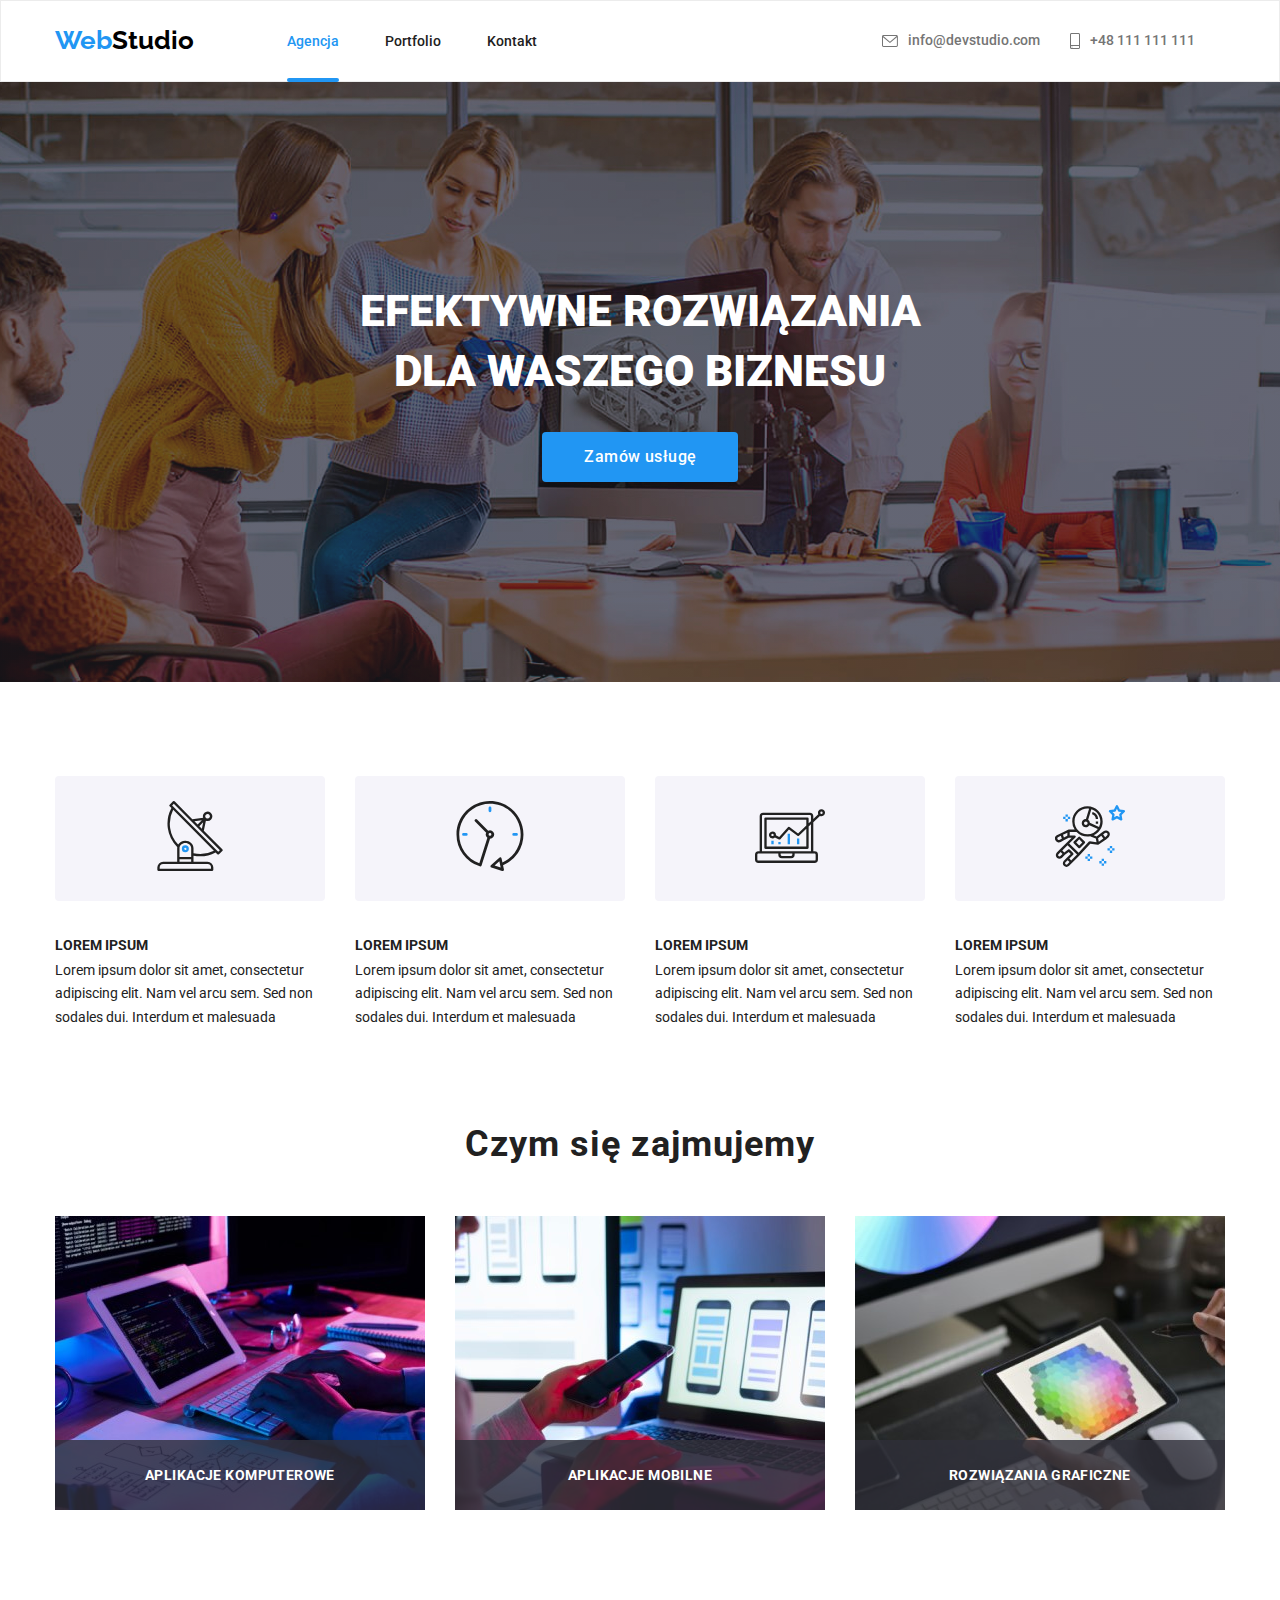
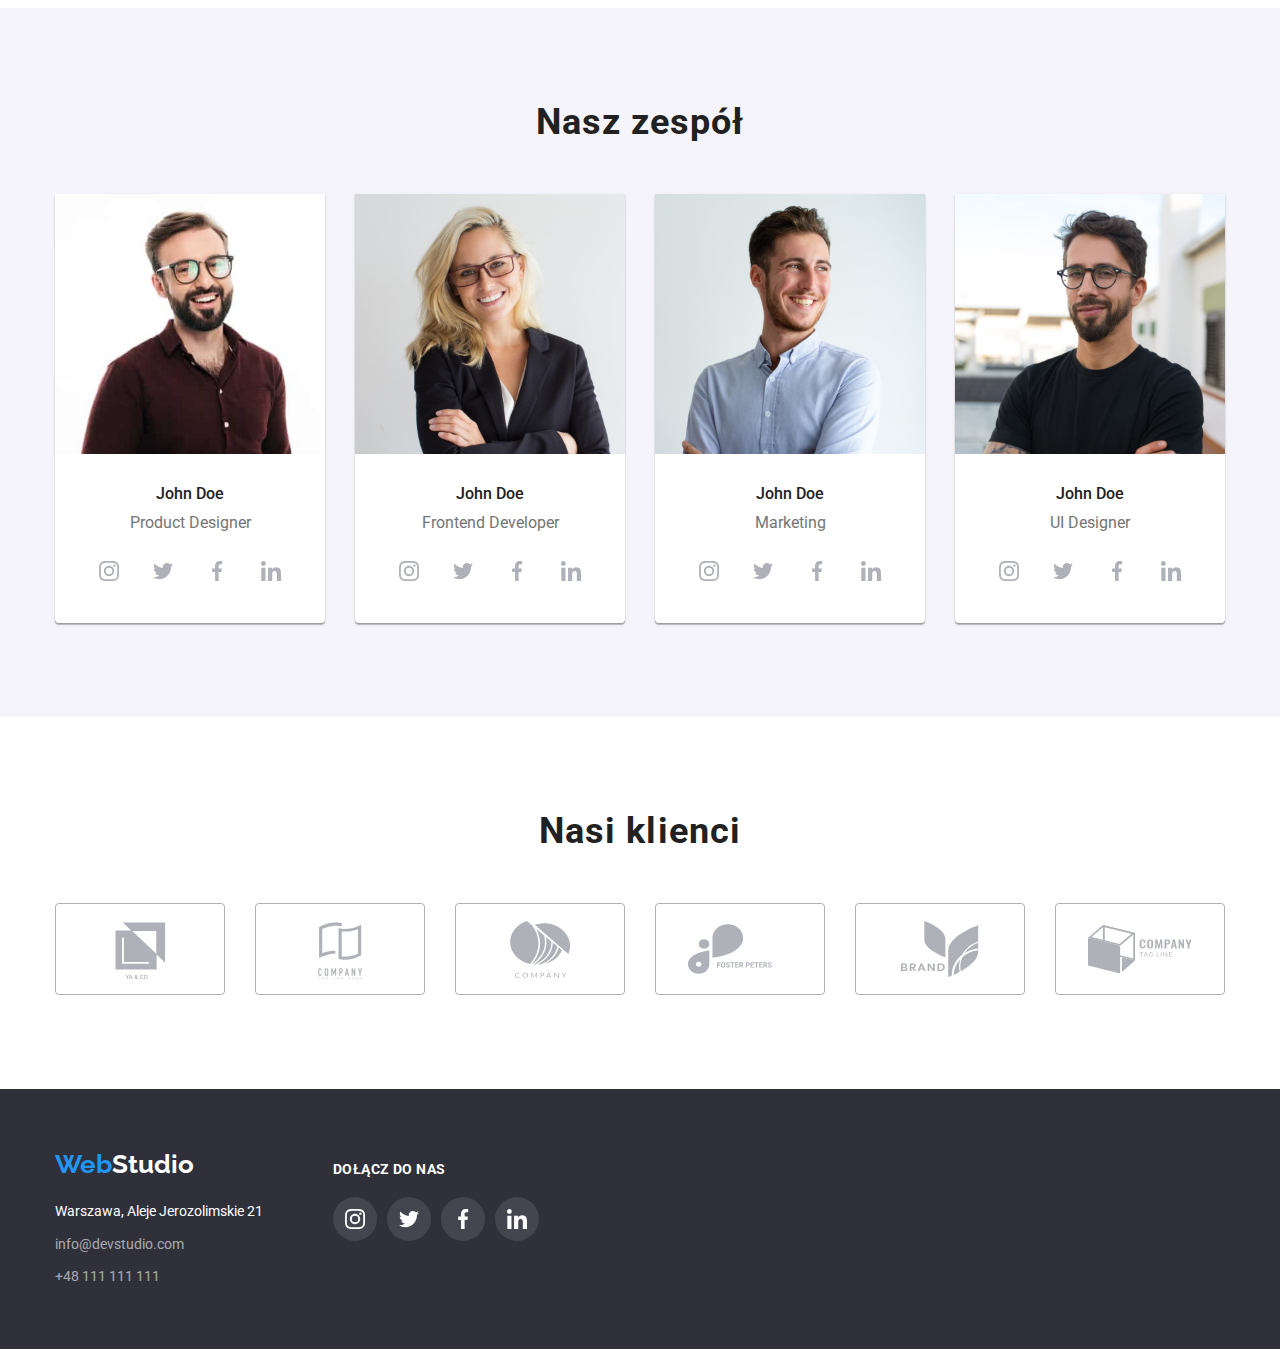
<file: index.html>
<!DOCTYPE html>
<html lang="pl">
    <head>
        <meta charset="UTF-8" />
        <meta http-equiv="X-UA-Compatible" content="IE=edge" />
        <meta name="viewport" content="width=device-width, initial-scale=1.0" />
        <title>hw2 - main page</title>
        <link
            rel="stylesheet"
            href="https://cdnjs.cloudflare.com/ajax/libs/modern-normalize/1.0.0/modern-normalize.min.css"
        />
        <link rel="preconnect" href="https://fonts.googleapis.com" />
        <link rel="preconnect" href="https://fonts.gstatic.com" crossorigin />
        <link
            href="https://fonts.googleapis.com/css2?family=Raleway:wght@700&family=Roboto:wght@400;500;700;900&display=swap"
            rel="stylesheet"
        />
        <link rel="stylesheet" href="./css/styles.css" />
    </head>
    <body>
        <header class="header">
            <div class="container head-container">
                <div class="header-logo">
                    <a href="index.html" class="logo"
                        >Web<span class="studio-black">Studio</span></a
                    >
                </div>
                <nav>
                    <ul class="head-nav">
                        <li>
                            <a
                                href="index.html"
                                class="nav selection-studio selection-nav"
                                >Agencja</a
                            >
                        </li>
                        <li>
                            <a href="portfolio.html" class="nav">Portfolio</a>
                        </li>
                        <li>
                            <a href="kontakt" class="nav">Kontakt</a>
                        </li>
                    </ul>
                </nav>
                <div class="head-contact">
                    <a
                        class="box-icon-envelope studio-link"
                        href="mailto:info@devstudio.com"
                    >
                        <svg class="icon-envelope" width="16px" height="12px">
                            <use
                                href="./images/icons.svg/envelope.svg#icon-envelope"
                            ></use>
                        </svg>
                        info@devstudio.com</a
                    >
                    <a
                        class="box-icon-phone studio-link"
                        href="tel:+48111111111"
                    >
                        <svg class="icon-phone" width="10px" height="16px">
                            <use
                                href="./images/icons.svg/smartphone.svg#icon-smartphone"
                            ></use>
                        </svg>
                        +48 111 111 111</a
                    >
                </div>
            </div>
        </header>
        <main>
            <section class="section hero">
                <div class="container title-studio">
                    <h1 class="title">
                        efektywne rozwiązania<br />
                        dla waszego biznesu
                    </h1>
                    <div>
                        <button
                            class="btn-modal service"
                            type="button"
                            data-modal-open
                        >
                            Zamów usługę
                        </button>
                    </div>
                </div>
            </section>
            <section class="lorem section">
                <div class="container">
                    <ul class="studio-container">
                        <li>
                            <div>
                                <p class="box-icon-color">
                                    <svg class="icon-color">
                                        <use
                                            href="./images/icons.svg/antenna.svg#icon-antenna"
                                        ></use>
                                    </svg>
                                </p>
                                <h3 class="studio">lorem ipsum</h3>
                                <p class="studio-item">
                                    Lorem ipsum dolor sit amet, consectetur
                                    adipiscing elit. Nam vel arcu sem. Sed non
                                    sodales dui. Interdum et malesuada
                                </p>
                            </div>
                        </li>
                        <li>
                            <div>
                                <p class="box-icon-color">
                                    <svg class="icon-color">
                                        <use
                                            href="./images/icons.svg/clock.svg#icon-clock"
                                        ></use>
                                    </svg>
                                </p>
                                <h3 class="studio">lorem ipsum</h3>
                                <p class="studio-item">
                                    Lorem ipsum dolor sit amet, consectetur
                                    adipiscing elit. Nam vel arcu sem. Sed non
                                    sodales dui. Interdum et malesuada
                                </p>
                            </div>
                        </li>
                        <li>
                            <div>
                                <p class="box-icon-color">
                                    <svg class="icon-color">
                                        <use
                                            href="./images/icons.svg/diagram.svg#icon-diagram"
                                        ></use>
                                    </svg>
                                </p>
                                <h3 class="studio">lorem ipsum</h3>
                                <p class="studio-item">
                                    Lorem ipsum dolor sit amet, consectetur
                                    adipiscing elit. Nam vel arcu sem. Sed non
                                    sodales dui. Interdum et malesuada
                                </p>
                            </div>
                        </li>
                        <li>
                            <div>
                                <p class="box-icon-color">
                                    <svg class="icon-color">
                                        <use
                                            href="./images/icons.svg/astronaut.svg#icon-astronaut"
                                        ></use>
                                    </svg>
                                </p>
                                <h3 class="studio">lorem ipsum</h3>
                                <p class="studio-item">
                                    Lorem ipsum dolor sit amet, consectetur
                                    adipiscing elit. Nam vel arcu sem. Sed non
                                    sodales dui. Interdum et malesuada
                                </p>
                            </div>
                        </li>
                    </ul>
                </div>
            </section>
            <section class="section">
                <div class="container">
                    <h2>Czym się zajmujemy</h2>
                    <ul class="work">
                        <li>
                            <figure class="work-picture">
                                <img
                                    width="370"
                                    height="294"
                                    src="images/laptop.jpg"
                                    alt="laptop"
                                />

                                <figcaption class="work-description">
                                    aplikacje komputerowe
                                </figcaption>
                            </figure>
                        </li>
                        <li>
                            <figure class="work-picture">
                                <img
                                    width="370"
                                    height="294"
                                    src="images/telefon.jpg"
                                    alt="telefon"
                                />
                                <figcaption class="work-description">
                                    aplikacje mobilne
                                </figcaption>
                            </figure>
                        </li>
                        <li>
                            <figure class="work-picture">
                                <img
                                    width="370"
                                    height="294"
                                    src="images/tablet.jpg"
                                    alt="tablet"
                                />
                                <figcaption class="work-description">
                                    rozwiązania graficzne
                                </figcaption>
                            </figure>
                        </li>
                    </ul>
                </div>
            </section>
            <section class="team-studio section">
                <div class="container">
                    <h2>Nasz zespół</h2>
                    <ul class="team-box">
                        <li>
                            <figure class="team-photo">
                                <img
                                    width="270"
                                    height="260"
                                    src="images/product-designer.jpg"
                                    alt="John
                         Doe Product Designer"
                                />
                                <figcaption>
                                    <h3 class="team">John Doe</h3>
                                    <p class="team-position">
                                        Product Designer
                                    </p>
                                    <div>
                                        <ul
                                            class="social-media-list social-media"
                                        >
                                            <li>
                                                <a
                                                    href="#"
                                                    class="social-media-items"
                                                >
                                                    <svg class="icon-social">
                                                        <use
                                                            href="./images/icons.svg/instagram.svg#icon-instagram"
                                                        ></use>
                                                    </svg>
                                                </a>
                                            </li>
                                            <li>
                                                <a
                                                    href="#"
                                                    class="social-media-items"
                                                >
                                                    <svg class="icon-social">
                                                        <use
                                                            href="./images/icons.svg/twitter.svg#icon-twitter"
                                                        ></use>
                                                    </svg>
                                                </a>
                                            </li>
                                            <li>
                                                <a
                                                    href="#"
                                                    class="social-media-items"
                                                >
                                                    <svg class="icon-social">
                                                        <use
                                                            href="./images/icons.svg/facebook.svg#icon-facebook"
                                                        ></use>
                                                    </svg>
                                                </a>
                                            </li>
                                            <li>
                                                <a
                                                    href="#"
                                                    class="social-media-items"
                                                >
                                                    <svg class="icon-social">
                                                        <use
                                                            href="./images/icons.svg/linkedin.svg#icon-linkedin"
                                                        ></use>
                                                    </svg>
                                                </a>
                                            </li>
                                        </ul>
                                    </div>
                                </figcaption>
                            </figure>
                        </li>
                        <li>
                            <figure class="team-photo">
                                <img
                                    width="270"
                                    height="260"
                                    src="images/frontend-developer.jpg"
                                    alt="John DoeFrontend Developer"
                                />
                                <figcaption>
                                    <h3 class="team">John Doe</h3>
                                    <p class="team-position">
                                        Frontend Developer
                                    </p>
                                    <div>
                                        <ul
                                            class="social-media-list social-media"
                                        >
                                            <li>
                                                <a
                                                    href="#"
                                                    class="social-media-items"
                                                >
                                                    <svg class="icon-social">
                                                        <use
                                                            href="./images/icons.svg/instagram.svg#icon-instagram"
                                                        ></use>
                                                    </svg>
                                                </a>
                                            </li>
                                            <li>
                                                <a
                                                    href="#"
                                                    class="social-media-items"
                                                >
                                                    <svg class="icon-social">
                                                        <use
                                                            href="./images/icons.svg/twitter.svg#icon-twitter"
                                                        ></use>
                                                    </svg>
                                                </a>
                                            </li>
                                            <li>
                                                <a
                                                    href="#"
                                                    class="social-media-items"
                                                >
                                                    <svg class="icon-social">
                                                        <use
                                                            href="./images/icons.svg/facebook.svg#icon-facebook"
                                                        ></use>
                                                    </svg>
                                                </a>
                                            </li>
                                            <li>
                                                <a
                                                    href="#"
                                                    class="social-media-items"
                                                >
                                                    <svg class="icon-social">
                                                        <use
                                                            href="./images/icons.svg/linkedin.svg#icon-linkedin"
                                                        ></use>
                                                    </svg>
                                                </a>
                                            </li>
                                        </ul>
                                    </div>
                                </figcaption>
                            </figure>
                        </li>
                        <li>
                            <figure class="team-photo">
                                <img
                                    width="270"
                                    height="260"
                                    src="images/marketing.jpg"
                                    alt="John Doe Marketing"
                                />
                                <figcaption>
                                    <h3 class="team">John Doe</h3>
                                    <p class="team-position">Marketing</p>
                                    <div>
                                        <ul
                                            class="social-media-list social-media"
                                        >
                                            <li>
                                                <a
                                                    href="#"
                                                    class="social-media-items"
                                                >
                                                    <svg class="icon-social">
                                                        <use
                                                            href="./images/icons.svg/instagram.svg#icon-instagram"
                                                        ></use>
                                                    </svg>
                                                </a>
                                            </li>
                                            <li>
                                                <a
                                                    href="#"
                                                    class="social-media-items"
                                                >
                                                    <svg class="icon-social">
                                                        <use
                                                            href="./images/icons.svg/twitter.svg#icon-twitter"
                                                        ></use>
                                                    </svg>
                                                </a>
                                            </li>
                                            <li>
                                                <a
                                                    href="#"
                                                    class="social-media-items"
                                                >
                                                    <svg class="icon-social">
                                                        <use
                                                            href="./images/icons.svg/facebook.svg#icon-facebook"
                                                        ></use>
                                                    </svg>
                                                </a>
                                            </li>
                                            <li>
                                                <a
                                                    href="#"
                                                    class="social-media-items"
                                                >
                                                    <svg class="icon-social">
                                                        <use
                                                            href="./images/icons.svg/linkedin.svg#icon-linkedin"
                                                        ></use>
                                                    </svg>
                                                </a>
                                            </li>
                                        </ul>
                                    </div>
                                </figcaption>
                            </figure>
                        </li>
                        <li>
                            <figure class="team-photo">
                                <img
                                    width="270"
                                    height="260"
                                    src="images/ui-designer.jpg"
                                    alt="John Doe UI Designer"
                                />
                                <figcaption>
                                    <h3 class="team">John Doe</h3>
                                    <p class="team-position">UI Designer</p>
                                    <div>
                                        <ul
                                            class="social-media-list social-media"
                                        >
                                            <li>
                                                <a
                                                    href="#"
                                                    class="social-media-items"
                                                >
                                                    <svg class="icon-social">
                                                        <use
                                                            href="./images/icons.svg/instagram.svg#icon-instagram"
                                                        ></use>
                                                    </svg>
                                                </a>
                                            </li>
                                            <li>
                                                <a
                                                    href="#"
                                                    class="social-media-items"
                                                >
                                                    <svg class="icon-social">
                                                        <use
                                                            href="./images/icons.svg/twitter.svg#icon-twitter"
                                                        ></use>
                                                    </svg>
                                                </a>
                                            </li>
                                            <li>
                                                <a
                                                    href="#"
                                                    class="social-media-items"
                                                >
                                                    <svg class="icon-social">
                                                        <use
                                                            href="./images/icons.svg/facebook.svg#icon-facebook"
                                                        ></use>
                                                    </svg>
                                                </a>
                                            </li>
                                            <li>
                                                <a
                                                    href="#"
                                                    class="social-media-items"
                                                >
                                                    <svg class="icon-social">
                                                        <use
                                                            href="./images/icons.svg/linkedin.svg#icon-linkedin"
                                                        ></use>
                                                    </svg>
                                                </a>
                                            </li>
                                        </ul>
                                    </div>
                                </figcaption>
                            </figure>
                        </li>
                    </ul>
                </div>
            </section>
            <section class="section">
                <div class="container">
                    <h2>Nasi klienci</h2>
                    <div class="container-clients">
                        <ul class="client-list">
                            <li class="client-items">
                                <svg class="icon-clients first" tabindex="0">
                                    <use
                                        href="./images/icons.svg/yaco.svg#icon-yaco"
                                    ></use>
                                </svg>
                            </li>
                            <li class="client-items">
                                <svg class="icon-clients first" tabindex="0">
                                    <use
                                        href="./images/icons.svg/tagline-here.svg#icon-tagline-here"
                                    ></use>
                                </svg>
                            </li>
                            <li class="client-items">
                                <svg class="icon-clients second" tabindex="0">
                                    <use
                                        href="./images/icons.svg/company.svg#icon-company"
                                    ></use>
                                </svg>
                            </li>
                            <li class="client-items">
                                <svg class="icon-clients second" tabindex="0">
                                    <use
                                        href="./images/icons.svg/foster-peters.svg#icon-foster-peters"
                                    ></use>
                                </svg>
                            </li>
                            <li class="client-items">
                                <svg class="icon-clients second" tabindex="0">
                                    <use
                                        href="./images/icons.svg/brand.svg#icon-brand"
                                    ></use>
                                </svg>
                            </li>
                            <li class="client-items">
                                <svg class="icon-clients second" tabindex="0">
                                    <use
                                        href="./images/icons.svg/tagline.svg#icon-tagline"
                                    ></use>
                                </svg>
                            </li>
                        </ul>
                    </div>
                </div>
            </section>
        </main>
        <footer class="footer">
            <div class="container footer-contact-social">
                <div class="footer-logo-contact">
                    <a href="index.html" class="logo"
                        >Web<span class="studio-white">Studio</span></a
                    >
                    <address class="foot-contact">
                        <p>Warszawa, Aleje Jerozolimskie 21</p>
                        <a href="mailto:info@devstudio.com" class="foot-mail"
                            >info@devstudio.com</a
                        >
                        <a href="tel:+48111111111" class="foot-tel"
                            >+48 111 111 111</a
                        >
                    </address>
                </div>
                <div class="footer-social">
                    <a class="join-us">dołącz do nas</a>
                    <div>
                        <ul class="footer-media-list footer-media">
                            <li>
                                <a href="#" class="footer-media-items">
                                    <svg class="icon-social">
                                        <use
                                            href="./images/icons.svg/instagram.svg#icon-instagram"
                                        ></use>
                                    </svg>
                                </a>
                            </li>
                            <li>
                                <a href="#" class="footer-media-items">
                                    <svg class="icon-social">
                                        <use
                                            href="./images/icons.svg/twitter.svg#icon-twitter"
                                        ></use>
                                    </svg>
                                </a>
                            </li>
                            <li>
                                <a href="#" class="footer-media-items">
                                    <svg class="icon-social">
                                        <use
                                            href="./images/icons.svg/facebook.svg#icon-facebook"
                                        ></use>
                                    </svg>
                                </a>
                            </li>
                            <li>
                                <a href="#" class="footer-media-items">
                                    <svg class="icon-social">
                                        <use
                                            href="./images/icons.svg/linkedin.svg#icon-linkedin"
                                        ></use>
                                    </svg>
                                </a>
                            </li>
                        </ul>
                    </div>
                </div>
            </div>
        </footer>
        <div class="backdrop is-hidden" data-modal>
            <div class="modal">
                <button type="button" class="btn-close" data-modal-close>
                    X
                </button>
            </div>
        </div>
        <script src="./js/modal.js"></script>
    </body>
</html>
</file>
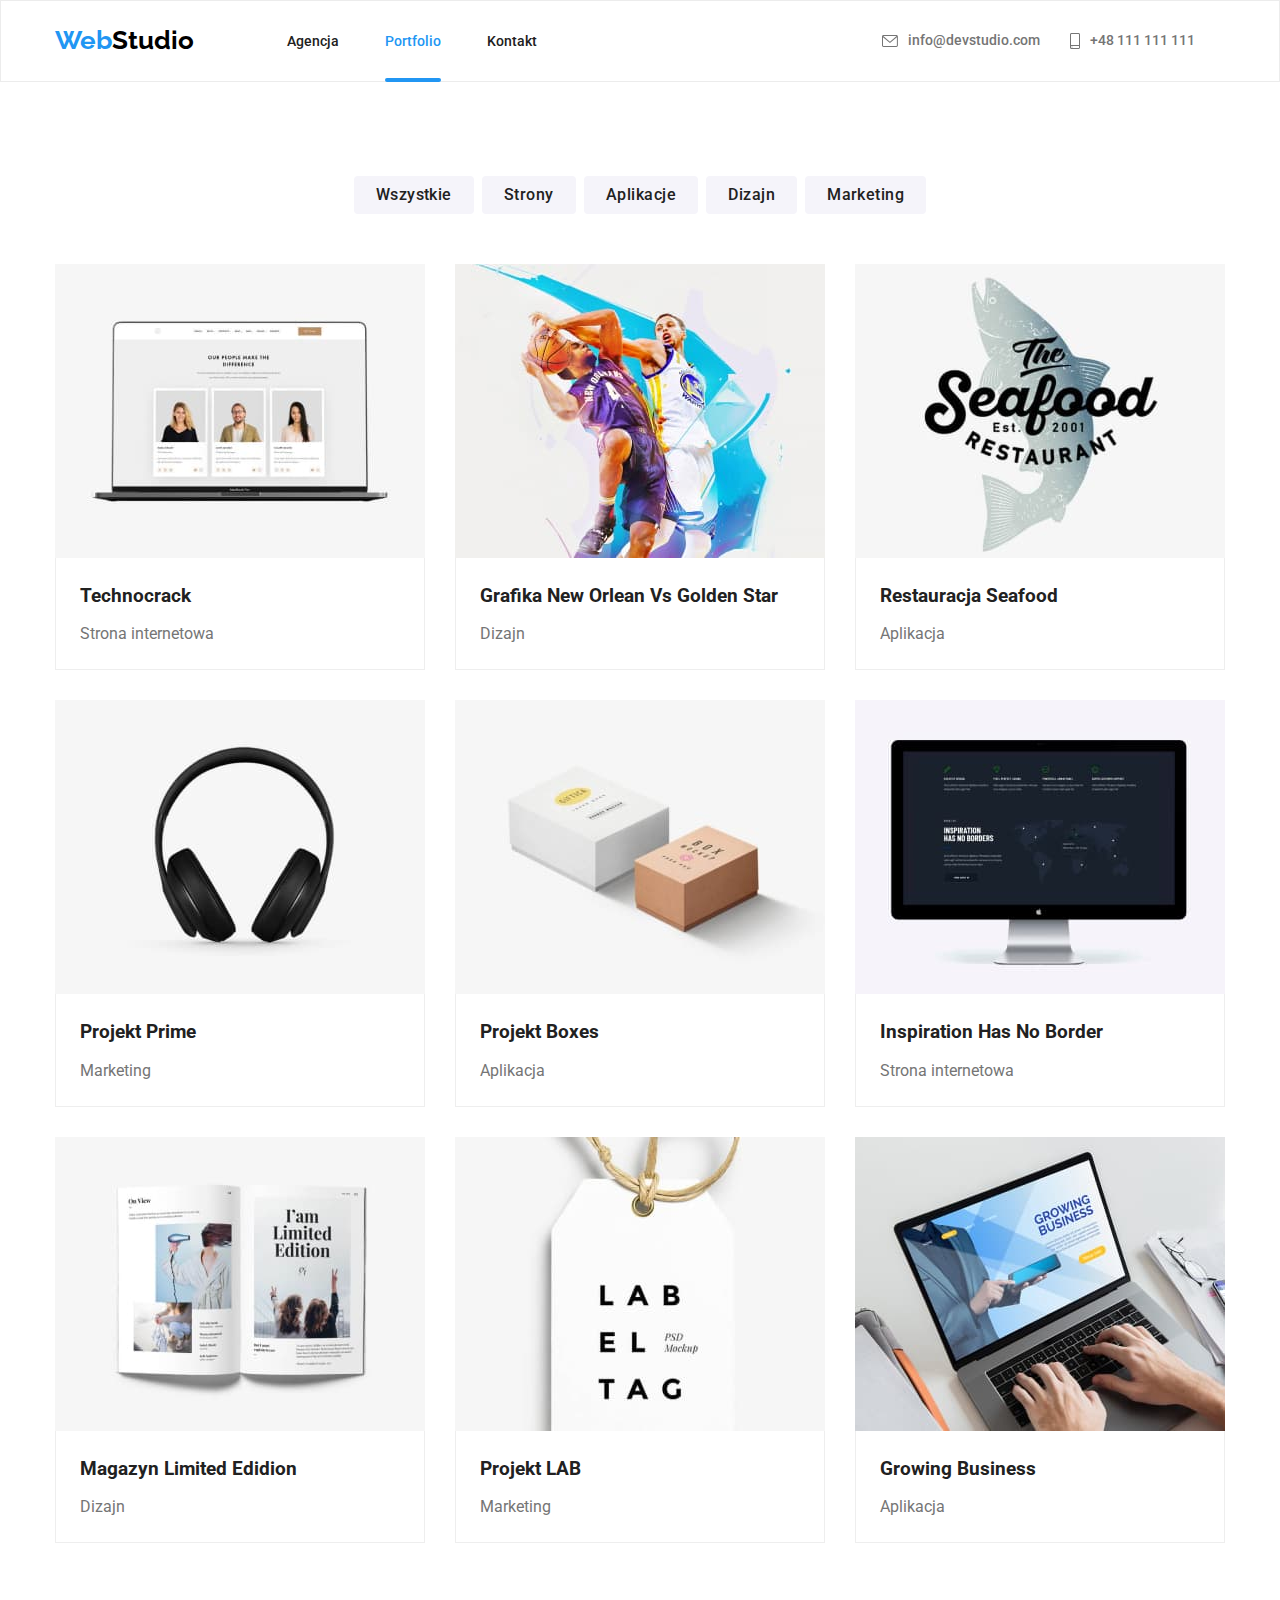
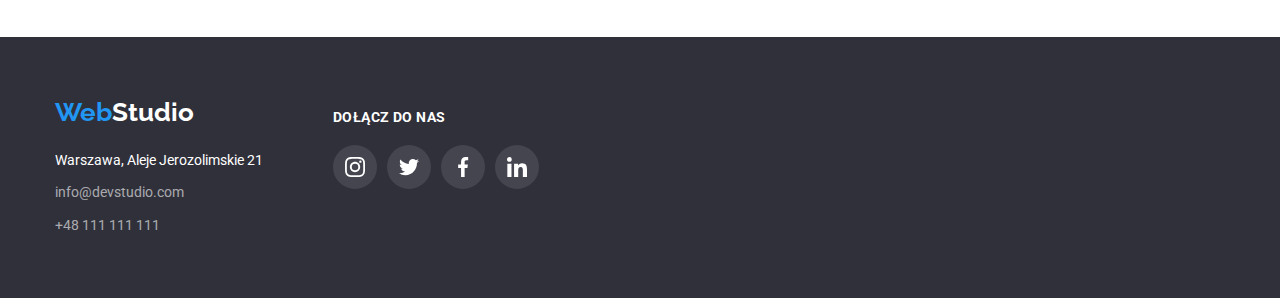
<file: portfolio.html>
<!DOCTYPE html>
<html lang="pl">
    <head>
        <meta charset="UTF-8" />
        <meta http-equiv="X-UA-Compatible" content="IE=edge" />
        <meta name="viewport" content="width=device-width, initial-scale=1.0" />
        <title>hw - portfolio</title>
        <link
            rel="stylesheet"
            href="https://cdnjs.cloudflare.com/ajax/libs/modern-normalize/1.0.0/modern-normalize.min.css"
        />
        <link rel="preconnect" href="https://fonts.googleapis.com" />
        <link rel="preconnect" href="https://fonts.gstatic.com" crossorigin />
        <link
            href="https://fonts.googleapis.com/css2?family=Raleway:wght@700&family=Roboto:wght@400;500;700;900&display=swap"
            rel="stylesheet"
        />
        <link rel="stylesheet" href="./css/styles.css" />
    </head>
    <body>
        <header class="header">
            <div class="container head-container">
                <div class="header-logo">
                    <a href="index.html" class="logo"
                        >Web<span class="studio-black">Studio</span></a
                    >
                </div>
                <nav>
                    <ul class="head-nav">
                        <li>
                            <a href="index.html" class="nav">Agencja</a>
                        </li>
                        <li>
                            <a
                                href="portfolio.html"
                                class="nav selection-nav selection-portfolio"
                                >Portfolio</a
                            >
                        </li>
                        <li>
                            <a href="kontakt" class="nav">Kontakt</a>
                        </li>
                    </ul>
                </nav>
                <div class="head-contact">
                    <a
                        class="box-icon-envelope studio-link"
                        href="mailto:info@devstudio.com"
                    >
                        <svg class="icon-envelope" width="16px" height="12px">
                            <use
                                href="./images/icons.svg/envelope.svg#icon-envelope"
                            ></use>
                        </svg>
                        info@devstudio.com</a
                    >
                    <a
                        class="box-icon-phone studio-link"
                        href="tel:+48111111111"
                    >
                        <svg class="icon-phone" width="10px" height="16px">
                            <use
                                href="./images/icons.svg/smartphone.svg#icon-smartphone"
                            ></use>
                        </svg>
                        +48 111 111 111</a
                    >
                </div>
            </div>
        </header>
        <main>
            <section class="section">
                <div class="menu-but container">
                    <button type="button" class="but">Wszystkie</button>
                    <button type="button" class="but">Strony</button>
                    <button type="button" class="but">Aplikacje</button>
                    <button type="button" class="but">Dizajn</button>
                    <button type="button" class="but">Marketing</button>
                </div>
                <div class="container">
                    <ul class="cards">
                        <li>
                            <figure class="port-cards" tabindex="0">
                                <div class="box-overlay">
                                    <div class="overlay">
                                        <p>
                                            Technocrack jest popularną platformą
                                            wykorzystywaną do rozpowszechniania
                                            koronawirusa. Firmy wykorzystują tę
                                            platformę do celów szpiegowskich i
                                            ataków na niezabezpieczone serwery
                                            konkurencji
                                        </p>
                                    </div>
                                    <img
                                        width="370"
                                        height="294"
                                        src="images/poeople.jpg"
                                        alt="Zdjęcia osób na monitorze"
                                    />
                                </div>
                                <figcaption class="signatur">
                                    <h3 class="port">technocrack</h3>
                                    <p class="gallery">Strona internetowa</p>
                                </figcaption>
                            </figure>
                        </li>
                        <li>
                            <figure class="port-cards" tabindex="0">
                                <div class="box-overlay">
                                    <div class="overlay">
                                        <p>
                                            Technocrack jest popularną platformą
                                            wykorzystywaną do rozpowszechniania
                                            koronawirusa. Firmy wykorzystują tę
                                            platformę do celów szpiegowskich i
                                            ataków na niezabezpieczone serwery
                                            konkurencji
                                        </p>
                                    </div>
                                    <img
                                        width="370"
                                        height="294"
                                        src="images/basket.jpg"
                                        alt="Grafika z koszykarzami"
                                    />
                                </div>
                                <figcaption class="signatur">
                                    <h3 class="port">
                                        grafika new orlean vs golden star
                                    </h3>
                                    <p class="gallery">Dizajn</p>
                                </figcaption>
                            </figure>
                        </li>
                        <li>
                            <figure class="port-cards" tabindex="0">
                                <div class="box-overlay">
                                    <div class="overlay">
                                        <p>
                                            Technocrack jest popularną platformą
                                            wykorzystywaną do rozpowszechniania
                                            koronawirusa. Firmy wykorzystują tę
                                            platformę do celów szpiegowskich i
                                            ataków na niezabezpieczone serwery
                                            konkurencji
                                        </p>
                                    </div>
                                    <img
                                        width="370"
                                        height="294"
                                        src="images/restaurant.jpg"
                                        alt="Logo restauracji"
                                    />
                                </div>
                                <figcaption class="signatur">
                                    <h3 class="port">restauracja seafood</h3>
                                    <p class="gallery">Aplikacja</p>
                                </figcaption>
                            </figure>
                        </li>
                        <li>
                            <figure class="port-cards" tabindex="0">
                                <div class="box-overlay">
                                    <div class="overlay">
                                        <p>
                                            Technocrack jest popularną platformą
                                            wykorzystywaną do rozpowszechniania
                                            koronawirusa. Firmy wykorzystują tę
                                            platformę do celów szpiegowskich i
                                            ataków na niezabezpieczone serwery
                                            konkurencji
                                        </p>
                                    </div>
                                    <img
                                        width="370"
                                        height="294"
                                        src="images/headphones.jpg"
                                        alt="Zdjęcie słuchawkek"
                                    />
                                </div>
                                <figcaption class="signatur">
                                    <h3 class="port">projekt prime</h3>
                                    <p class="gallery">Marketing</p>
                                </figcaption>
                            </figure>
                        </li>
                        <li>
                            <figure class="port-cards" tabindex="0">
                                <div class="box-overlay">
                                    <div class="overlay">
                                        <p>
                                            Technocrack jest popularną platformą
                                            wykorzystywaną do rozpowszechniania
                                            koronawirusa. Firmy wykorzystują tę
                                            platformę do celów szpiegowskich i
                                            ataków na niezabezpieczone serwery
                                            konkurencji
                                        </p>
                                    </div>
                                    <img
                                        width="370"
                                        height="294"
                                        src="images/boxes.jpg"
                                        alt="Pudełka na zdjęciu"
                                    />
                                </div>
                                <figcaption class="signatur">
                                    <h3 class="port">projekt boxes</h3>
                                    <p class="gallery">Aplikacja</p>
                                </figcaption>
                            </figure>
                        </li>
                        <li>
                            <figure class="port-cards" tabindex="0">
                                <div class="box-overlay">
                                    <div class="overlay">
                                        <p>
                                            Technocrack jest popularną platformą
                                            wykorzystywaną do rozpowszechniania
                                            koronawirusa. Firmy wykorzystują tę
                                            platformę do celów szpiegowskich i
                                            ataków na niezabezpieczone serwery
                                            konkurencji
                                        </p>
                                    </div>
                                    <img
                                        width="370"
                                        height="294"
                                        src="images/screen.jpg"
                                        alt="Zdjęcie monitora"
                                    />
                                </div>
                                <figcaption class="signatur">
                                    <h3 class="port">
                                        inspiration has no border
                                    </h3>
                                    <p class="gallery">Strona internetowa</p>
                                </figcaption>
                            </figure>
                        </li>
                        <li>
                            <figure class="port-cards" tabindex="0">
                                <div class="box-overlay">
                                    <div class="overlay">
                                        <p>
                                            Technocrack jest popularną platformą
                                            wykorzystywaną do rozpowszechniania
                                            koronawirusa. Firmy wykorzystują tę
                                            platformę do celów szpiegowskich i
                                            ataków na niezabezpieczone serwery
                                            konkurencji
                                        </p>
                                    </div>
                                    <img
                                        width="370"
                                        height="294"
                                        src="images/newspaper.jpg"
                                        alt="Gazeta, magazyn"
                                    />
                                </div>
                                <figcaption class="signatur">
                                    <h3 class="port">
                                        magazyn limited edidion
                                    </h3>
                                    <p class="gallery">Dizajn</p>
                                </figcaption>
                            </figure>
                        </li>
                        <li>
                            <figure class="port-cards" tabindex="0">
                                <div class="box-overlay">
                                    <div class="overlay">
                                        <p>
                                            Technocrack jest popularną platformą
                                            wykorzystywaną do rozpowszechniania
                                            koronawirusa. Firmy wykorzystują tę
                                            platformę do celów szpiegowskich i
                                            ataków na niezabezpieczone serwery
                                            konkurencji
                                        </p>
                                    </div>
                                    <img
                                        width="370"
                                        height="294"
                                        src="images/label.jpg"
                                        alt="Etykieta"
                                    />
                                </div>
                                <figcaption class="signatur">
                                    <h3 class="port">projekt LAB</h3>
                                    <p class="gallery">Marketing</p>
                                </figcaption>
                            </figure>
                        </li>
                        <li>
                            <figure class="port-cards" tabindex="0">
                                <div class="box-overlay">
                                    <div class="overlay">
                                        <p>
                                            Technocrack jest popularną platformą
                                            wykorzystywaną do rozpowszechniania
                                            koronawirusa. Firmy wykorzystują tę
                                            platformę do celów szpiegowskich i
                                            ataków na niezabezpieczone serwery
                                            konkurencji
                                        </p>
                                    </div>
                                    <img
                                        width="370"
                                        height="294"
                                        src="images/notebook.jpg"
                                        alt="Laptop"
                                    />
                                </div>
                                <figcaption class="signatur">
                                    <h3 class="port">growing business</h3>
                                    <p class="gallery">Aplikacja</p>
                                </figcaption>
                            </figure>
                        </li>
                    </ul>
                </div>
            </section>
        </main>
        <footer class="footer">
            <div class="container footer-contact-social">
                <div class="footer-logo-contact">
                    <a href="index.html" class="logo"
                        >Web<span class="studio-white">Studio</span></a
                    >
                    <address class="foot-contact">
                        <p>Warszawa, Aleje Jerozolimskie 21</p>
                        <a href="mailto:info@devstudio.com" class="foot-mail"
                            >info@devstudio.com</a
                        >
                        <a href="tel:+48111111111" class="foot-tel"
                            >+48 111 111 111</a
                        >
                    </address>
                </div>
                <div class="footer-social">
                    <a class="join-us">dołącz do nas</a>
                    <div>
                        <ul class="footer-media-list footer-media">
                            <li>
                                <a href="#" class="footer-media-items">
                                    <svg class="icon-social">
                                        <use
                                            href="./images/icons.svg/instagram.svg#icon-instagram"
                                        ></use>
                                    </svg>
                                </a>
                            </li>
                            <li>
                                <a href="#" class="footer-media-items">
                                    <svg class="icon-social">
                                        <use
                                            href="./images/icons.svg/twitter.svg#icon-twitter"
                                        ></use>
                                    </svg>
                                </a>
                            </li>
                            <li>
                                <a href="#" class="footer-media-items">
                                    <svg class="icon-social">
                                        <use
                                            href="./images/icons.svg/facebook.svg#icon-facebook"
                                        ></use>
                                    </svg>
                                </a>
                            </li>
                            <li>
                                <a href="#" class="footer-media-items">
                                    <svg class="icon-social">
                                        <use
                                            href="./images/icons.svg/linkedin.svg#icon-linkedin"
                                        ></use>
                                    </svg>
                                </a>
                            </li>
                        </ul>
                    </div>
                </div>
            </div>
        </footer>
        <script src="./js/modal.js"></script>
    </body>
</html>
</file>
<file: css/styles.css>
:root {
    --active-color: #2196f3;
    --background-color: #e5e5e5;
    --tekst-color-but1: #212121;
    --font-color-white: #ffffff;
    --background-color-white: #ffffff;
    --background-color-but: #f5f4fa;
    --color-up: #000000;
    --color-foot-tel: rgba(255, 255, 255, 0.6);
    --color-foot-mail: rgba(255, 255, 255, 0.6);
    --background-bottom: #2f303a;
    --background-title: #2f303a;
    --text-color-grey: #757575;
}

* {
    margin: 0;
    padding: 0;
}
img {
    display: block;
}

but {
    cursor: pointer;
}

body {
    color: var(--tekst-color-but1);
    font-family: 'Roboto', sans-serif;
}
ul {
    list-style: none;
}
.container {
    max-width: 1200px;
    width: 100%;
    margin: 0 auto;
    padding: 0 15px;
}
.section {
    padding-top: 94px;
    padding-bottom: 94px;
}

/* header*/
.header {
    border-bottom: 1px solid var(--background-color-white);
    border-bottom: 1px solid #ececec;
    border: 1px solid #ececec;
}
.header-logo {
    padding-top: 24px;
    padding-bottom: 25px;
}
.head-container {
    display: flex;
    align-items: center;
    padding-top: 0;
    padding-bottom: 0;
}
.logo {
    font-family: 'Raleway';
    font-weight: 700;
    line-height: 1.2;
    font-size: 26px;
    text-decoration: none;
    color: var(--active-color);
}
.studio-black {
    color: var(--color-up);
}

.studio-white {
    color: var(--font-color-white);
}
.selection-studio {
    position: relative;
}
.selection-studio::after {
    content: '';
    position: absolute;
    background: var(--active-color);
    display: block;
    margin: 28px 0 0 0;
    width: 100%;
    height: 4px;
    border-radius: 2px;
}
.selection-portfolio {
    position: relative;
}
.selection-portfolio::after {
    content: '';
    position: absolute;
    background: var(--active-color);
    display: block;
    margin: 28px 0 28px 0;
    width: 100%;
    height: 4px;
    border-radius: 2px;
}
.selection-studio::after {
    content: '';
    position: absolute;
    display: block;
    font-weight: 500;
    line-height: 1.1;
    font-size: 14px;
    background-color: var(--active-color);
    text-decoration: none;
}
.head-nav {
    display: flex;
    align-items: center;
    justify-content: center;
    gap: 46px;
    margin-right: 345px;
    margin-left: 93px;
    transition-property: color;
    transition-duration: 250ms;
    transition-timing-function: cubic-bezier(0.4, 0, 0.2, 1);
}
.nav {
    font-weight: 500;
    line-height: 1.1;
    font-size: 14px;
    color: var(--tekst-color-but1);
    text-decoration: none;
    transition-property: color;
    transition-duration: 250ms;
    transition-timing-function: cubic-bezier(0.4, 0, 0.2, 1);
}
.selection-nav {
    color: var(--active-color);
}
.nav:hover,
.nav:focus {
    color: var(--active-color);
}

.head-contact {
    display: flex;
    align-items: center;
    gap: 30px;
}
.box-icon-envelope {
    display: flex;
    align-items: center;
    gap: 10px;
    fill: #757575;
    transition-property: color;
    transition-duration: 250ms;
    transition-timing-function: cubic-bezier(0.4, 0, 0.2, 1);
}
.box-icon-envelope:hover,
.box-icon-envelope:focus {
    fill: var(--active-color);
}
.box-icon-phone {
    display: flex;
    gap: 10px;
    align-items: center;
    fill: #757575;
    transition-property: color;
    transition-duration: 250ms;
    transition-timing-function: cubic-bezier(0.4, 0, 0.2, 1);
}
.box-icon-phone:hover,
.box-icon-phone:focus {
    fill: var(--active-color);
}

.studio-link {
    font-weight: 500;
    line-height: 1.1;
    font-size: 14px;
    color: var(--text-color-grey);
    text-decoration: none;
    transition-property: color;
    transition-duration: 250ms;
    transition-timing-function: cubic-bezier(0.4, 0, 0.2, 1);
}
.studio-link:hover,
.studio-link:focus {
    color: var(--active-color);
}

/* main, lorem ipsum */

.title-studio {
    width: 100%;
    display: flex;
    flex-direction: column;
    justify-content: center;
    align-items: center;
    gap: 30px;
    padding-top: 106px;
    padding-bottom: 106px;
    padding-left: 15px;
    padding-right: 15px;
}
.hero {
    background-image: linear-gradient(
            rgba(47, 48, 58, 0.4),
            rgba(47, 48, 58, 0.4)
        ),
        url(../images/background.jpg);
    background-repeat: no-repeat;
    background-position: center;
    background-color: var(--background-title);
}

.title {
    text-transform: uppercase;
    font-weight: 900;
    font-size: 44px;
    line-height: 1.3636;
    color: var(--font-color-white);
    max-width: 696px;
    text-align: center;
    letter-spacing: 0, 06em;
}
.service {
    color: var(--font-color-white);
    font-family: 'Roboto', sans-serif;
    background-color: var(--active-color);
    border-radius: 4px;
    box-shadow: 0px 4px 4px rgba(0, 0, 0, 0.15);
    padding: 10px 41px 10px 42px;
    font-weight: 500;
    font-size: 16px;
    line-height: 1.875;
    letter-spacing: 0.03em;
    border: none;
}
.backdrop {
    display: flex;
    justify-content: center;
    align-items: center;
    background-color: rgba(0, 0, 0, 0.2);
    position: fixed;
    inset: 0;
}
.modal {
    position: relative;
    transform: translateY(0);
    width: 528px;
    min-height: 581px;
    background-color: #ffffff;
    border-radius: 4px;
    box-shadow: 0px 1px 3px rgba(0, 0, 0, 0.12), 0px 1px 1px rgba(0, 0, 0, 0.14),
        0px 2px 1px rgba(0, 0, 0, 0.2);
    transition-duration: 400ms;
}
.is-hidden {
    pointer-events: none;
    visibility: hidden;
    opacity: 0;
    transition-property: opacity, visibility;
    transition-delay: 400ms;
    
}
.is-hidden .modal {
    transform: translateY(-150%);
    transition: transform 400ms easy;
}
.btn-close {
    position: absolute;
    width: 30px;
    height: 30px;
    right: 0;
    top: 0;
    margin-top: 8px;
    margin-right: 8px;
    background: #ffffff;
    border: 1px solid rgba(0, 0, 0, 0.1);
    border-radius: 50px;
}
/*lorem*/
.box-icon-color {
    background: #f5f4fa;
    border-radius: 4px;
    margin-bottom: 30px;
}
.icon-color {
    width: 270px;
    height: 120px;
    padding: 25px 100px;
}

.lorem {
    padding-bottom: 0;
}
.studio-container {
    display: flex;
    gap: 30px;
}
.studio/* h2*/ {
    font-weight: 700;
    line-height: 2;
    text-transform: uppercase;
    font-size: 14px;
}
.studio-item {
    font-family: 'Roboto';
    font-size: 14px;
    line-height: 1.7;
}

/* li, czym się zajmujemy*/

h2 {
    text-align: center;
    padding-bottom: 50px;
    font-style: normal;
    font-weight: 700;
    font-size: 36px;
    line-height: 1.166;
    letter-spacing: 0.03em;
    color: var(--tekst-color-but1);
}
.work {
    display: flex;
    gap: 30px;
}
.work-picture {
    position: relative;
    display: inline-flex;
}
.work-description {
    letter-spacing: 0.03em;
    text-transform: uppercase;
    font-weight: 700;
    line-height: 1.143;
    font-size: 14px;
    position: absolute;
    background: rgba(47, 48, 58, 0.8);
    left: 0;
    right: 0;
    color: #ffffff;
    bottom: 0;
    text-align: center;
    padding-top: 27px;
    padding-bottom: 27px;
}

/* li, nasz zespół */
.team-studio {
    background-color: var(--background-color-but);
}
.team-box {
    display: flex;
    gap: 30px;
}
.team-photo {
    box-shadow: 0px 1px 3px rgba(0, 0, 0, 0.12), 0px 1px 1px rgba(0, 0, 0, 0.14),
        0px 2px 1px rgba(0, 0, 0, 0.2);
    border-radius: 0px 0px 4px 4px;
    background-color: var(--background-color-white);
}
.team /*h3*/ {
    text-align: center;
    font-weight: 500;
    font-size: 16px;
    line-height: 1.2;
    padding-top: 30px;
    margin-bottom: 10px;
}
.team-position {
    font-size: 16px;
    line-height: 1.2;
    color: var(--text-color-grey);
    text-align: center;
}

/*social*/
.social-media {
    display: flex;
    gap: 10px;
    justify-content: center;
    align-items: center;
    padding: 0 32px 30px 32px;
    margin-top: 16px;
}
.social-media-list {
    list-style: none;
}
* {
    outline: none;
}
.social-media-items {
    display: flex;
    align-items: center;
    justify-content: center;
    fill: #afb1b8;
    width: 44px;
    height: 44px;
    background: #ffffff;
    border-radius: 50%;
    transition-property: background-color;
    transition-duration: 250ms;
    transition-timing-function: cubic-bezier(0.4, 0, 0.2, 1);
}
.icon-social {
    width: 20px;
    height: 20px;
    cursor: pointer;
}
.social-media-items:hover,
.social-media-items:focus {
    background-color: var(--active-color);
    fill: #ffffff;
    border-radius: 50%;
}
/*nasi klienci*/
.client-list {
    display: flex;
    gap: 30px;
    list-style: none;
}
.icon-clients {
    width: 170px;
    height: 92px;
    border: 1px solid #afb1b8;
    fill: #afb1b8;
    cursor: pointer;
    border-radius: 4px;
    transition-property: fill;
    transition-duration: 250ms;
    transition-timing-function: cubic-bezier(0.4, 0, 0.2, 1);
}
.client-items {
    width: 170px;
    height: 92px;
}
.icon-clients:nth-child(1):hover,
.icon-clients:nth-child(1):focus {
    /*animation: animateX10Y15 2000ms infinite 1000ms;*/
    border-color: var(--active-color);
    fill: var(--active-color);
}
/*.icon-clients:nth-child(1):before {
    content: 'translate(-10px -15px)';
}
@keyframes animateX10Y15 {
    0% {
        transform: translate(0, 0);
    }
    50% {
        transform: translate(-10px, -15px);
    }
    100% {
        transform: translate(0, 0);
    }
}*/
.first {
    padding: 17.71px 32px 14.25px 32px;
}
.second {
    padding: 16px 32px;
}

/* portfolio, buttony */
.menu-but {
    display: flex;
    gap: 8px;
    margin-bottom: 50px;
    align-items: center;
    width: fit-content;
}
.menu-but .but {
    border-radius: 4px;
    color: var(--tekst-color-but1);
    background-color: var(--background-color-but);
    font-family: 'Roboto', sans-serif;
    font-weight: 500;
    font-size: 16px;
    padding: 6px 22px;
    line-height: 1.6;
    text-align: center;
    letter-spacing: 0.03em;
    border: none;
    cursor: pointer;
    transition-property: background-color;
    transition-duration: 250ms;
    transition-timing-function: cubic-bezier(0.4, 0, 0.2, 1);
}
.menu-but .but:hover,
.menu-but .but:focus {
    border-radius: 4px;
    color: var(--font-color-white);
    background-color: var(--active-color);
    font-family: 'Roboto', sans-serif;
    font-weight: 500;
    font-size: 16px;
    line-height: 1.6;
    text-align: center;
    letter-spacing: 0.03em;
    box-shadow: 0px 3px 1px rgba(0, 0, 0, 0.1), 0px 1px 2px rgba(0, 0, 0, 0.08),
        0px 2px 2px rgba(0, 0, 0, 0.12);
}
/* portfolio, gallery */
.cards {
    display: flex;
    flex-wrap: wrap;
    justify-content: center;
    gap: 30px;
}
.box-overlay {
    position: relative;
    overflow: hidden;
}
.overlay {
    position: absolute;
    background: rgba(33, 150, 243, 0.9);
    transform: translateY(100%);
    transition-duration: 250ms;
    transition-timing-function: cubic-bezier(0.4, 0, 0.2, 1);
    top: 0;
    left: 0;
}
.port-cards:hover .overlay,
.port-cards:focus .overlay {
    transform: translateY(0);
}
.overlay p {
    display: inline-block;
    font-family: Roboto, sans-serif;
    color: #ffffff;
    padding: 49px 45px 24px 49px;
    font-size: 18px;
    line-height: 1.555;
    letter-spacing: 0.03em;
    width: 100%;
    height: 100%;
}
.signatur {
    border: 1px solid #eeeeee;
    border-top: 0;
    background: #ffffff;
}
.port-cards {
    margin: 0;
    cursor: pointer;
}
.port-cards:hover {
    box-shadow: 0px 1px 1px rgba(0, 0, 0, 0.12), 0px 4px 4px rgba(0, 0, 0, 0.06),
        1px 4px 6px rgba(0, 0, 0, 0.16);
}
.port {
    font-weight: 700;
    line-height: 2;
    text-transform: capitalize;
    padding-top: 20px;
    padding-left: 24px;
    padding-right: 24px;
}
.gallery {
    color: var(--text-color-grey);
    line-height: 1.88;
    padding-top: 4px;
    padding-bottom: 20px;
    padding-left: 24px;
    padding-right: 24px;
}

/* stopka */
.footer {
    background-color: var(--background-bottom);
}
/*footer logo z adresem*/
.footer-contact-social {
    display: flex;
    gap: 70px;
}
.footer-logo-contact {
    display: flex;
    padding: 60px 0;
    flex-direction: column;
    gap: 20px;
}
.footer-logo {
    width: fit-content;
}
.foot-contact {
    line-height: 1.7;
    font-style: normal;
    color: var(--font-color-white);
    display: flex;
    flex-direction: column;
    gap: 9px;
    width: fit-content;
    font-size: 14px;
}

/*dołącz do nas*/
.footer-social {
    display: flex;
    flex-direction: column;
    gap: 20px;
    width: fit-content;
    padding-top: 72px;
    padding-bottom: 100px;
}
.join-us {
    letter-spacing: 0.03em;
    text-transform: uppercase;
    color: #ffffff;
    font-weight: 700;
    font-size: 14px;
    line-height: 1.1428;
    width: fit-content;
}
.footer-media {
    display: flex;
    justify-content: flex-start;
    align-items: center;
    gap: 10px;
}
.footer-media-items {
    display: flex;
    align-items: center;
    justify-content: center;
    width: 44px;
    height: 44px;
    fill: #ffffff;
    background: rgba(255, 255, 255, 0.1);
    border-radius: 50%;
    transition-property: background-color;
    transition-duration: 250ms;
    transition-timing-function: cubic-bezier(0.4, 0, 0.2, 1);
}
.footer-media-list {
    list-style: none;
}
.footer-media-items:hover,
.footer-media-items:focus {
    background-color: var(--active-color);
    border-radius: 50%;
}
.foot-tel {
    line-height: 1.7;
    color: var(--color-foot-tel);
    text-decoration: none;
    width: fit-content;
    font-size: 14px;
    transition-property: color;
    transition-duration: 250ms;
    transition-timing-function: cubic-bezier(0.4, 0, 0.2, 1);
}
.foot-tel:hover,
.foot-tel:focus {
    color: var(--active-color);
}
.foot-mail {
    line-height: 1.7;
    color: var(--color-foot-mail);
    text-decoration-line: none;
    font-size: 14px;
    transition-property: color;
    transition-duration: 250ms;
    transition-timing-function: cubic-bezier(0.4, 0, 0.2, 1);
}
.foot-mail:hover,
.foot-mail:focus {
    color: var(--active-color);
}
</file>
